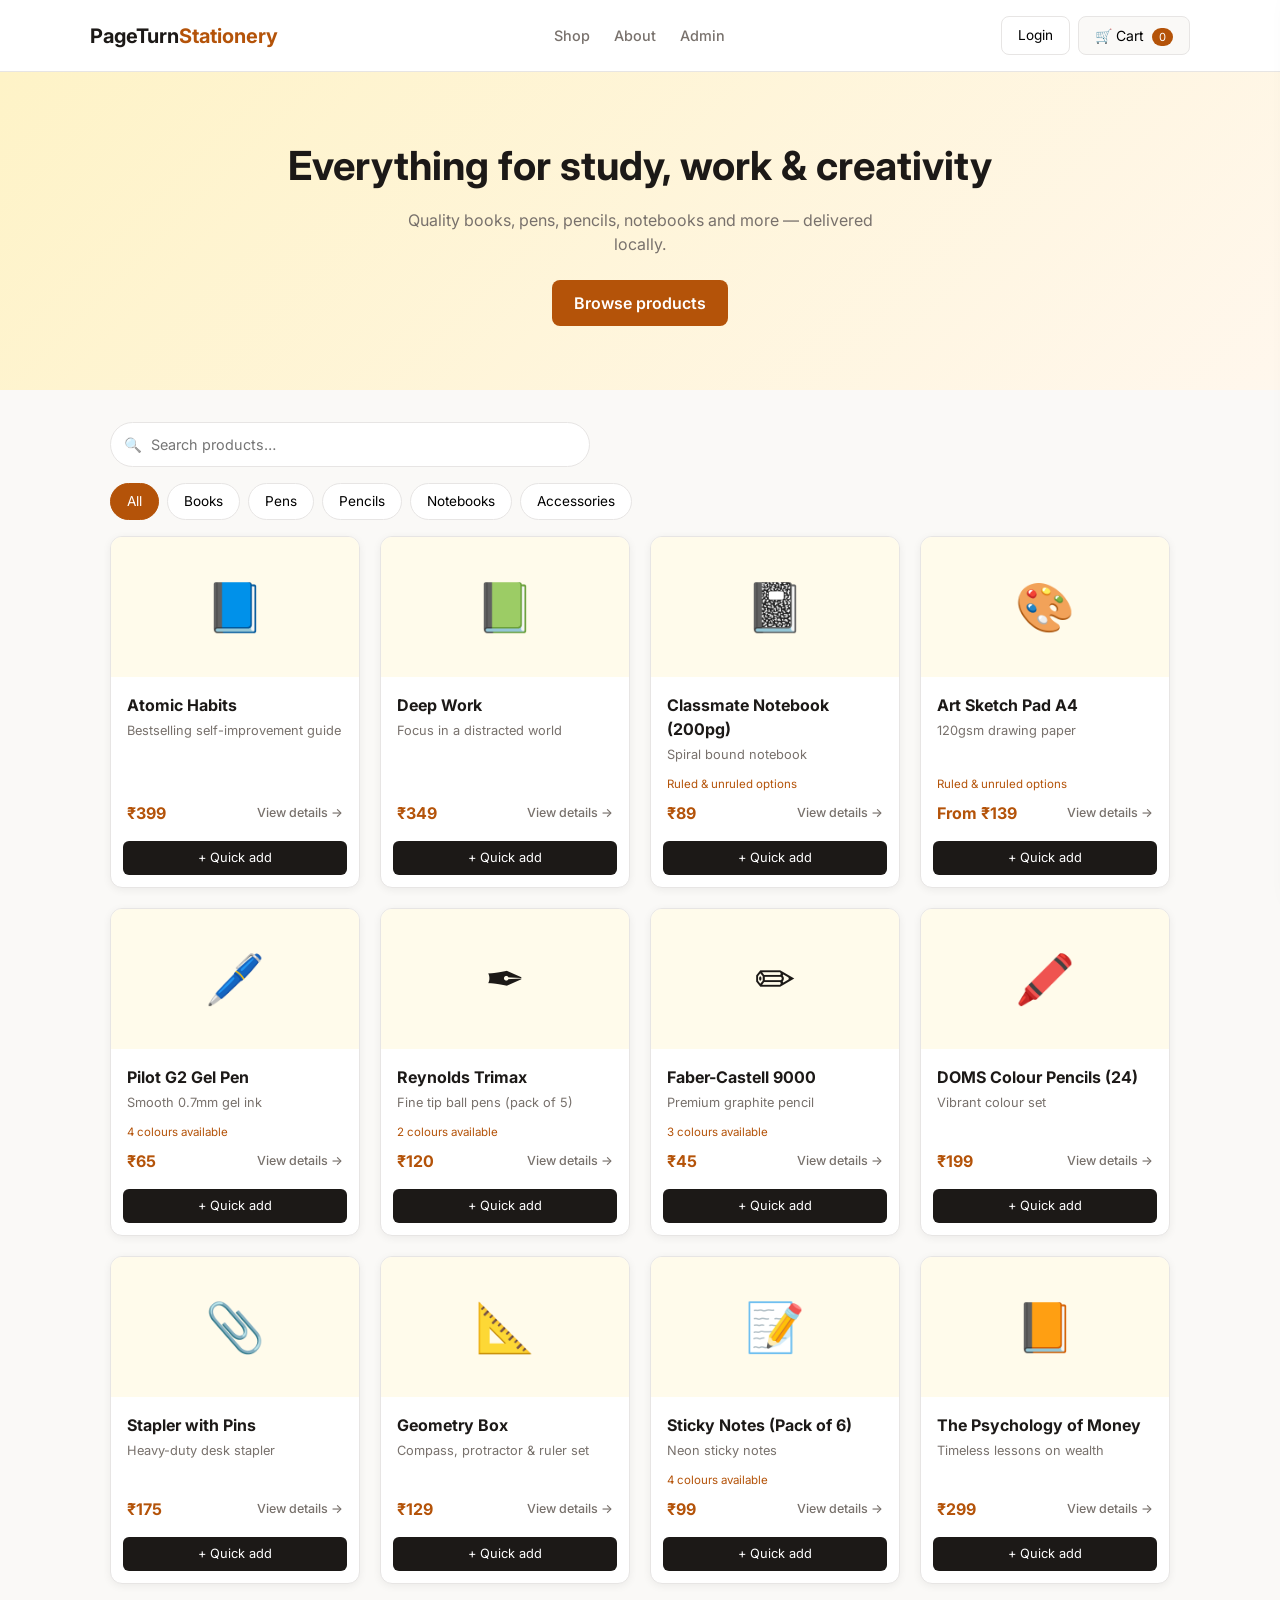
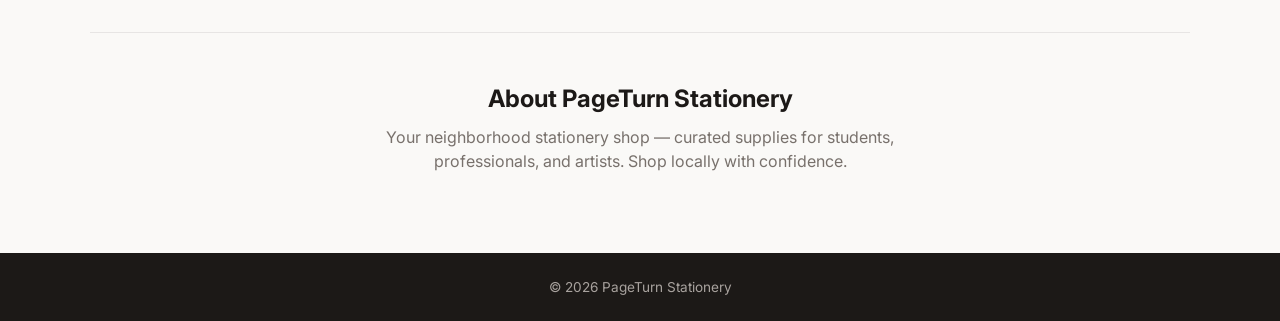
<file: index.html>
<!DOCTYPE html>
<html lang="en">
<head>
  <meta charset="UTF-8">
  <meta name="viewport" content="width=device-width, initial-scale=1.0">
  <title>PageTurn Stationery — Books & Office Supplies</title>
  <link href="https://fonts.googleapis.com/css2?family=Inter:wght@400;500;600;700&display=swap" rel="stylesheet">
  <link rel="stylesheet" href="css/style.css">
</head>
<body>
  <header class="header">
    <div class="container header-row">
      <a href="#" class="logo">PageTurn<span>Stationery</span></a>
      <nav class="nav">
        <a href="#products">Shop</a>
        <a href="#about">About</a>
        <a href="admin.html">Admin</a>
      </nav>
      <div class="header-actions">
        <button class="user-btn" id="user-btn" type="button">Login</button>
        <button class="cart-btn" id="cart-toggle">
          🛒 Cart <span class="cart-count" id="cart-count">0</span>
        </button>
      </div>
    </div>
  </header>

  <section class="hero">
    <div class="container">
      <h1>Everything for study, work & creativity</h1>
      <p>Quality books, pens, pencils, notebooks and more — delivered locally.</p>
      <a href="#products" class="btn-primary">Browse products</a>
    </div>
  </section>

  <section class="shop-toolbar container" id="products">
    <div class="search-wrap">
      <span class="search-icon" aria-hidden="true">🔍</span>
      <input type="search" id="product-search" class="search-input" placeholder="Search products…" autocomplete="off">
      <button type="button" id="search-clear" class="search-clear hidden" aria-label="Clear search">&times;</button>
    </div>
    <div class="filters">
      <button class="filter active" data-cat="all">All</button>
      <button class="filter" data-cat="books">Books</button>
      <button class="filter" data-cat="pens">Pens</button>
      <button class="filter" data-cat="pencils">Pencils</button>
      <button class="filter" data-cat="notebooks">Notebooks</button>
      <button class="filter" data-cat="accessories">Accessories</button>
    </div>
  </section>

  <main class="container product-grid" id="product-grid"></main>

  <section class="about container" id="about">
    <h2>About PageTurn Stationery</h2>
    <p>Your neighborhood stationery shop — curated supplies for students, professionals, and artists. Shop locally with confidence.</p>
  </section>

  <aside class="cart-drawer" id="cart-drawer">
    <div class="cart-header">
      <h2>Your Cart</h2>
      <button id="cart-close" aria-label="Close cart">&times;</button>
    </div>
    <ul class="cart-items" id="cart-items"></ul>
    <div class="cart-footer">
      <div class="cart-total">Total: ₹<span id="cart-total">0</span></div>
      <button class="btn-primary btn-block" id="checkout-btn">Checkout</button>
    </div>
  </aside>
  <div class="overlay" id="overlay"></div>

  <dialog id="login-modal">
    <form id="login-form" class="login-modal-form">
      <h3>Welcome back</h3>
      <p class="login-sub">Sign in with your phone number or email</p>
      <div class="login-tabs">
        <button type="button" class="login-tab active" data-tab="phone">Phone</button>
        <button type="button" class="login-tab" data-tab="email">Email</button>
      </div>
      <label>Name (optional)<input type="text" id="login-name" placeholder="Your name"></label>
      <div id="phone-fields">
        <label>Phone number<input type="tel" id="login-phone" pattern="[0-9]{10}" placeholder="10-digit mobile"></label>
      </div>
      <div id="email-fields" class="hidden">
        <label>Email address<input type="email" id="login-email" placeholder="you@email.com"></label>
      </div>
      <p id="login-error" class="form-error-inline" hidden></p>
      <div class="modal-actions">
        <button type="button" class="btn-secondary" id="login-cancel">Cancel</button>
        <button type="submit" class="btn-primary">Continue</button>
      </div>
    </form>
  </dialog>

  <dialog id="account-modal" class="account-modal">
    <div class="account-panel">
      <div class="account-header">
        <div>
          <h3 id="account-name">Account</h3>
          <p class="account-contact" id="account-contact"></p>
        </div>
        <button type="button" class="modal-close-btn" id="account-close" aria-label="Close">&times;</button>
      </div>
      <section class="purchase-history">
        <h4>Purchase history</h4>
        <p id="purchase-history-empty" class="purchase-empty">No orders yet. Your purchases will appear here after checkout.</p>
        <ul id="purchase-history-list" class="purchase-history-list"></ul>
      </section>
      <div class="account-actions">
        <button type="button" class="btn-secondary" id="logout-btn">Log out</button>
      </div>
    </div>
  </dialog>

  <dialog id="checkout-modal">
    <form id="checkout-form">
      <h3>Complete your order</h3>
      <label>Name<input type="text" id="cust-name" required></label>
      <label>Phone<input type="tel" id="cust-phone" pattern="[0-9]{10}"></label>
      <label>Email<input type="email" id="cust-email"></label>
      <label>Address<textarea id="cust-address" rows="2" required></textarea></label>
      <p class="checkout-hint">Phone or email required for order updates.</p>
      <div class="modal-actions">
        <button type="button" class="btn-secondary" id="checkout-cancel">Cancel</button>
        <button type="submit" class="btn-primary">Place Order</button>
      </div>
    </form>
  </dialog>

  <dialog id="success-modal">
    <div class="success-content">
      <div class="success-icon">✓</div>
      <h3>Order placed!</h3>
      <p id="order-summary"></p>
      <button class="btn-primary" id="success-close">Continue shopping</button>
    </div>
  </dialog>

  <footer class="footer">
    <div class="container">© 2026 PageTurn Stationery</div>
  </footer>

  <script src="js/store.js"></script>
  <script src="js/shop-common.js"></script>
  <script src="js/app.js"></script>
</body>
</html>
</file>
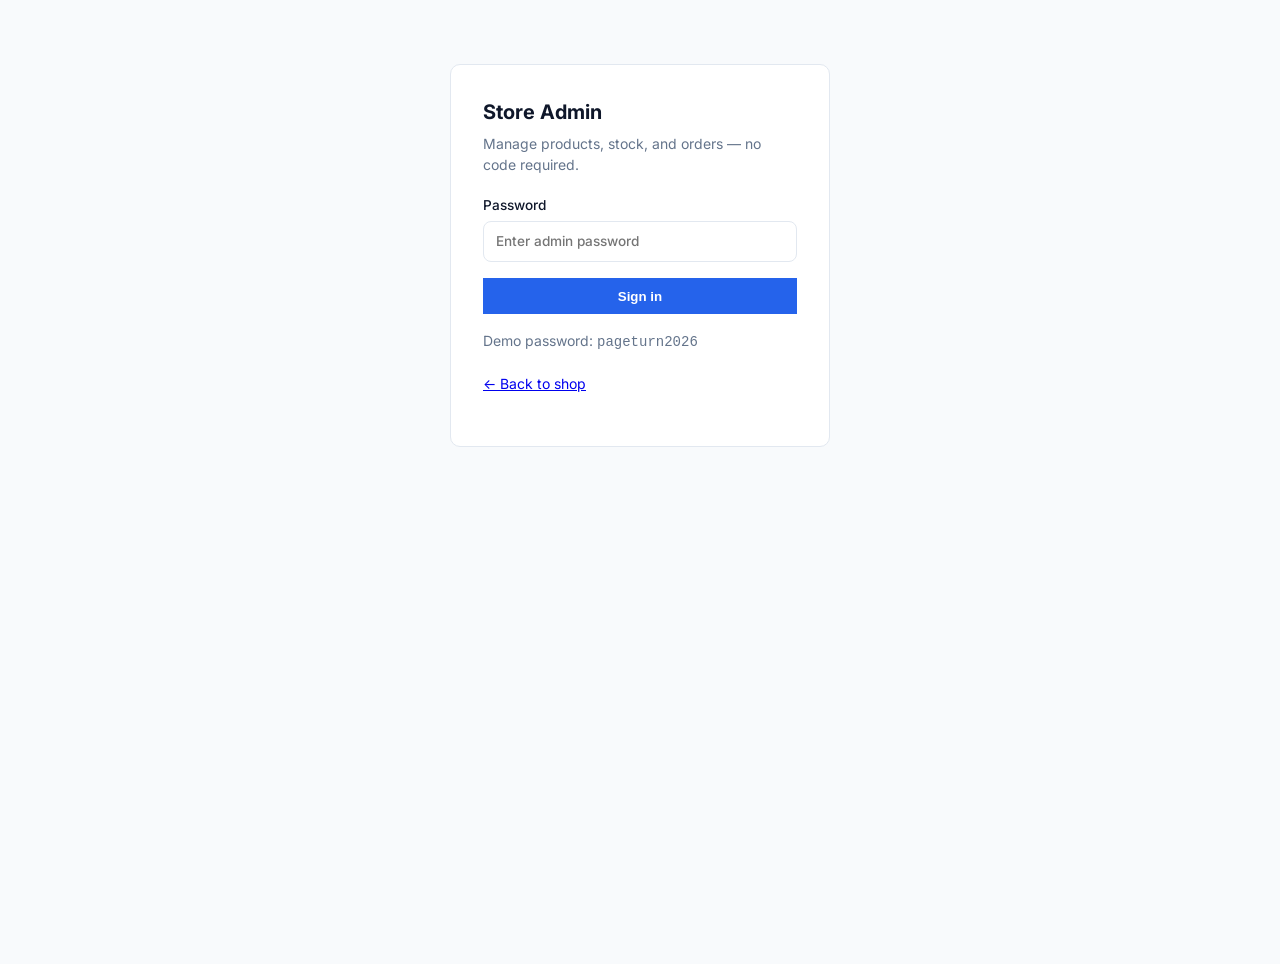
<file: admin.html>
<!DOCTYPE html>
<html lang="en">
<head>
  <meta charset="UTF-8">
  <meta name="viewport" content="width=device-width, initial-scale=1.0">
  <title>Store Admin — PageTurn Stationery</title>
  <link href="https://fonts.googleapis.com/css2?family=Inter:wght@400;500;600;700&display=swap" rel="stylesheet">
  <link rel="stylesheet" href="css/admin.css">
</head>
<body>
  <div id="login-view">
    <div class="login-box">
      <h1>Store Admin</h1>
      <p>Manage products, stock, and orders — no code required.</p>
      <form id="login-form">
        <label>Password<input type="password" id="admin-password" required placeholder="Enter admin password"></label>
        <button type="submit" class="btn-primary" style="width:100%;padding:.65rem">Sign in</button>
      </form>
      <p class="login-hint">Demo password: <code>pageturn2026</code></p>
      <p class="login-hint" style="margin-top:.5rem"><a href="index.html">← Back to shop</a></p>
    </div>
  </div>

  <div id="admin-view" class="hidden">
    <header class="admin-header">
      <div>
        <h1>PageTurn Stationery — Admin</h1>
        <p>Product & inventory management</p>
      </div>
      <div class="admin-nav">
        <a href="index.html" class="btn-outline">View shop</a>
        <button type="button" class="btn-outline" id="logout-btn">Log out</button>
      </div>
    </header>

    <main class="admin-wrap">
      <div class="stats">
        <div class="stat"><span class="stat-val" id="stat-products">0</span><span class="stat-lbl">Products</span></div>
        <div class="stat"><span class="stat-val" id="stat-low">0</span><span class="stat-lbl">Low stock</span></div>
        <div class="stat"><span class="stat-val" id="stat-orders">0</span><span class="stat-lbl">Orders</span></div>
      </div>

      <section class="admin-card">
        <h2 id="product-form-title">Add product</h2>
        <form id="product-form" novalidate>
          <input type="hidden" id="product-id">
          <div class="form-grid">
            <label>Name<input id="p-name" required maxlength="80"></label>
            <label>Category
              <select id="p-category">
                <option value="books">Books</option>
                <option value="pens">Pens</option>
                <option value="pencils">Pencils</option>
                <option value="notebooks">Notebooks</option>
                <option value="accessories">Accessories</option>
              </select>
            </label>
            <label>Price (₹)<input type="number" id="p-price" min="1" required></label>
            <label>Stock<input type="number" id="p-stock" min="0" required></label>
            <label>Emoji (fallback)<input id="p-emoji" maxlength="4" placeholder="📘"></label>
            <label>Active<select id="p-active"><option value="true">Yes</option><option value="false">Hidden</option></select></label>
            <label>Variant type
              <select id="p-variant-type">
                <option value="">None</option>
                <option value="color">Colors</option>
                <option value="ruled">Ruled / Unruled</option>
              </select>
            </label>
          </div>
          <label style="display:block;font-size:.82rem;font-weight:500;margin-bottom:.75rem">
            Product image URL
            <input id="p-image-url" placeholder="https://… or upload below" style="width:100%;margin-top:.35rem;padding:.55rem;border:1px solid #e2e8f0;border-radius:8px;font:inherit">
          </label>
          <label style="display:block;font-size:.82rem;font-weight:500;margin-bottom:1rem">
            Or upload image
            <input type="file" id="p-image-file" accept="image/*" style="margin-top:.35rem;font:inherit">
            <small style="color:#64748b">Shows emoji if no image or if image fails to load.</small>
          </label>
          <div id="image-preview-wrap" class="hidden" style="margin-bottom:1rem">
            <img id="image-preview" alt="Preview" style="max-width:120px;max-height:120px;border-radius:8px;border:1px solid #e2e8f0">
          </div>
          <div id="variants-section" class="hidden" style="margin-bottom:1rem">
            <h3 style="font-size:.9rem;margin-bottom:.5rem">Variants</h3>
            <div id="variants-list"></div>
            <button type="button" class="btn-outline btn-sm" id="add-variant" style="margin-top:.5rem">+ Add variant</button>
          </div>
          <label style="display:block;font-size:.82rem;font-weight:500;margin-bottom:1rem">Description<textarea id="p-desc" rows="2" style="width:100%;margin-top:.35rem;padding:.55rem;border:1px solid #e2e8f0;border-radius:8px;font:inherit"></textarea></label>
          <div class="form-actions">
            <button type="submit" class="btn-primary" id="save-product-btn">Save product</button>
            <button type="button" class="btn-outline hidden" id="cancel-edit">Cancel edit</button>
          </div>
          <p id="form-status" class="form-status hidden"></p>
        </form>
      </section>

      <section class="admin-card">
        <h2>Inventory</h2>
        <div class="table-wrap">
          <table>
            <thead><tr><th>Product</th><th>Category</th><th>Price</th><th>Stock</th><th>Status</th><th></th></tr></thead>
            <tbody id="products-table"></tbody>
          </table>
        </div>
      </section>

      <section class="admin-card">
        <h2>Customer orders</h2>
        <div class="table-wrap">
          <table>
            <thead><tr><th>Date</th><th>Customer</th><th>Items</th><th>Total</th><th>Status</th><th></th></tr></thead>
            <tbody id="orders-table"></tbody>
          </table>
        </div>
      </section>
    </main>
  </div>

  <script src="js/store.js"></script>
  <script src="js/admin.js"></script>
</body>
</html>
</file>
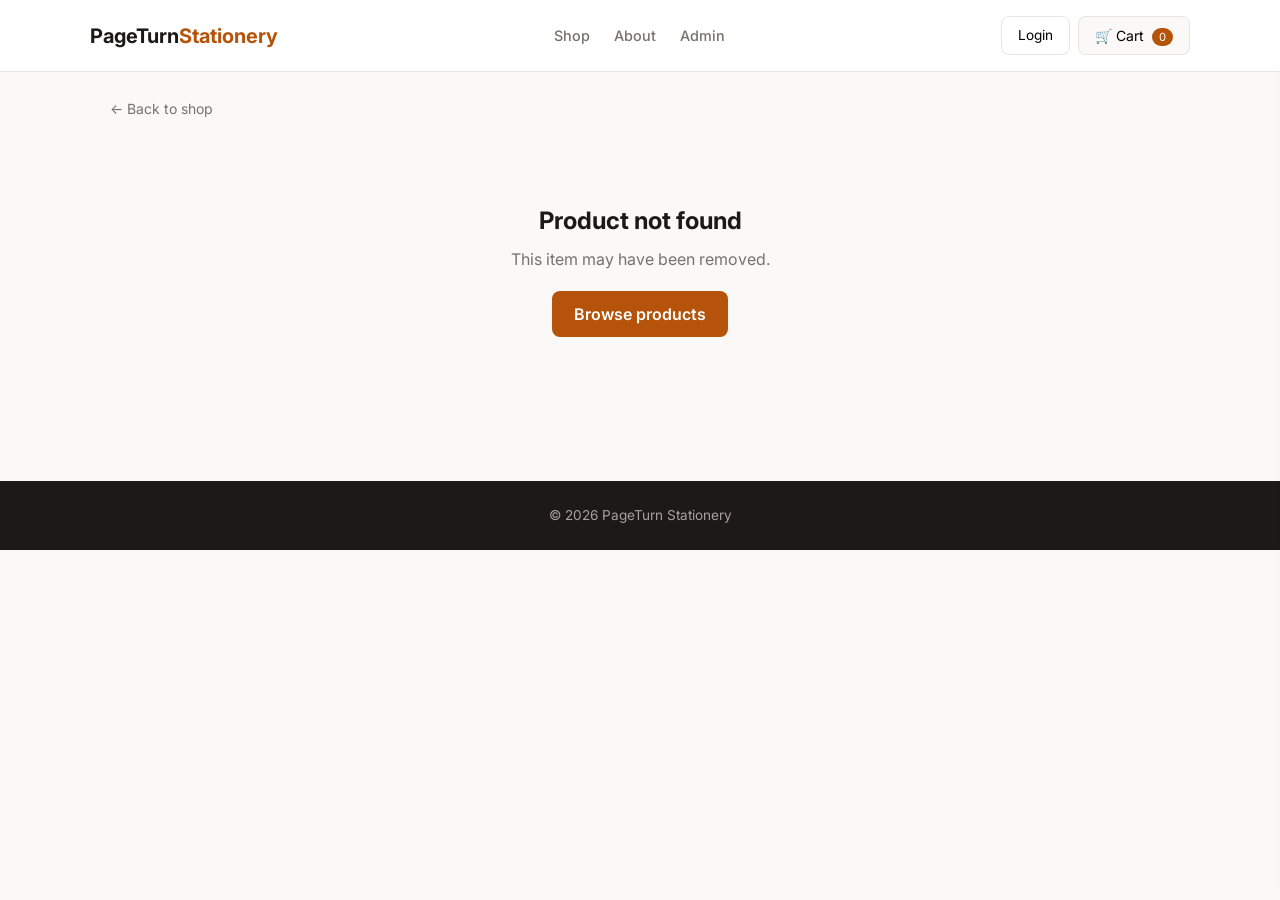
<file: product.html>
<!DOCTYPE html>
<html lang="en">
<head>
  <meta charset="UTF-8">
  <meta name="viewport" content="width=device-width, initial-scale=1.0">
  <title>Product — PageTurn Stationery</title>
  <link href="https://fonts.googleapis.com/css2?family=Inter:wght@400;500;600;700&display=swap" rel="stylesheet">
  <link rel="stylesheet" href="css/style.css">
</head>
<body>
  <header class="header">
    <div class="container header-row">
      <a href="index.html" class="logo">PageTurn<span>Stationery</span></a>
      <nav class="nav">
        <a href="index.html#products">Shop</a>
        <a href="index.html#about">About</a>
        <a href="admin.html">Admin</a>
      </nav>
      <div class="header-actions">
        <button class="user-btn" id="user-btn" type="button">Login</button>
        <button class="cart-btn" id="cart-toggle">
          🛒 Cart <span class="cart-count" id="cart-count">0</span>
        </button>
      </div>
    </div>
  </header>

  <main class="container product-detail-page" id="product-page">
    <a href="index.html#products" class="back-link">← Back to shop</a>
    <div id="product-content"></div>
    <div id="product-not-found" class="product-not-found hidden">
      <h2>Product not found</h2>
      <p>This item may have been removed.</p>
      <a href="index.html#products" class="btn-primary">Browse products</a>
    </div>
  </main>

  <aside class="cart-drawer" id="cart-drawer">
    <div class="cart-header">
      <h2>Your Cart</h2>
      <button id="cart-close" aria-label="Close cart">&times;</button>
    </div>
    <ul class="cart-items" id="cart-items"></ul>
    <div class="cart-footer">
      <div class="cart-total">Total: ₹<span id="cart-total">0</span></div>
      <button class="btn-primary btn-block" id="checkout-btn">Checkout</button>
    </div>
  </aside>
  <div class="overlay" id="overlay"></div>

  <dialog id="login-modal">
    <form id="login-form" class="login-modal-form">
      <h3>Welcome back</h3>
      <p class="login-sub">Sign in with your phone number or email</p>
      <div class="login-tabs">
        <button type="button" class="login-tab active" data-tab="phone">Phone</button>
        <button type="button" class="login-tab" data-tab="email">Email</button>
      </div>
      <label>Name (optional)<input type="text" id="login-name" placeholder="Your name"></label>
      <div id="phone-fields">
        <label>Phone number<input type="tel" id="login-phone" pattern="[0-9]{10}" placeholder="10-digit mobile"></label>
      </div>
      <div id="email-fields" class="hidden">
        <label>Email address<input type="email" id="login-email" placeholder="you@email.com"></label>
      </div>
      <p id="login-error" class="form-error-inline" hidden></p>
      <div class="modal-actions">
        <button type="button" class="btn-secondary" id="login-cancel">Cancel</button>
        <button type="submit" class="btn-primary">Continue</button>
      </div>
    </form>
  </dialog>

  <dialog id="account-modal" class="account-modal">
    <div class="account-panel">
      <div class="account-header">
        <div>
          <h3 id="account-name">Account</h3>
          <p class="account-contact" id="account-contact"></p>
        </div>
        <button type="button" class="modal-close-btn" id="account-close" aria-label="Close">&times;</button>
      </div>
      <section class="purchase-history">
        <h4>Purchase history</h4>
        <p id="purchase-history-empty" class="purchase-empty">No orders yet. Your purchases will appear here after checkout.</p>
        <ul id="purchase-history-list" class="purchase-history-list"></ul>
      </section>
      <div class="account-actions">
        <button type="button" class="btn-secondary" id="logout-btn">Log out</button>
      </div>
    </div>
  </dialog>

  <dialog id="checkout-modal">
    <form id="checkout-form">
      <h3>Complete your order</h3>
      <label>Name<input type="text" id="cust-name" required></label>
      <label>Phone<input type="tel" id="cust-phone" pattern="[0-9]{10}"></label>
      <label>Email<input type="email" id="cust-email"></label>
      <label>Address<textarea id="cust-address" rows="2" required></textarea></label>
      <p class="checkout-hint">Phone or email required for order updates.</p>
      <div class="modal-actions">
        <button type="button" class="btn-secondary" id="checkout-cancel">Cancel</button>
        <button type="submit" class="btn-primary">Place Order</button>
      </div>
    </form>
  </dialog>

  <dialog id="success-modal">
    <div class="success-content">
      <div class="success-icon">✓</div>
      <h3>Order placed!</h3>
      <p id="order-summary"></p>
      <button class="btn-primary" id="success-close">Continue shopping</button>
    </div>
  </dialog>

  <footer class="footer">
    <div class="container">© 2026 PageTurn Stationery</div>
  </footer>

  <script src="js/store.js"></script>
  <script src="js/shop-common.js"></script>
  <script src="js/product.js"></script>
</body>
</html>
</file>
<file: css/style.css>
*, *::before, *::after { box-sizing: border-box; margin: 0; padding: 0; }
:root {
  --bg: #faf9f7; --surface: #fff; --text: #1c1917; --muted: #78716c;
  --accent: #b45309; --accent-dark: #92400e; --border: #e7e5e4;
  --radius: 12px; --shadow: 0 2px 8px rgba(0,0,0,.06);
}
body { font-family: 'Inter', system-ui, sans-serif; background: var(--bg); color: var(--text); line-height: 1.5; }
.container { max-width: 1100px; margin: 0 auto; padding: 0 1.25rem; }

.header { background: var(--surface); border-bottom: 1px solid var(--border); position: sticky; top: 0; z-index: 50; }
.header-row { display: flex; align-items: center; justify-content: space-between; padding: 1rem 0; gap: 1rem; }
.header-actions { display: flex; align-items: center; gap: .5rem; }
.user-btn { background: var(--surface); border: 1px solid var(--border); padding: .5rem 1rem; border-radius: 8px; cursor: pointer; font: inherit; font-size: .85rem; max-width: 140px; overflow: hidden; text-overflow: ellipsis; white-space: nowrap; }
.user-btn:hover { border-color: var(--accent); color: var(--accent); }
.logo { font-size: 1.25rem; font-weight: 700; color: var(--text); text-decoration: none; }
.logo span { color: var(--accent); }
.nav { display: flex; gap: 1.5rem; }
.nav a { color: var(--muted); text-decoration: none; font-size: .9rem; font-weight: 500; }
.nav a:hover { color: var(--accent); }

.cart-btn { background: var(--bg); border: 1px solid var(--border); padding: .5rem 1rem; border-radius: 8px; cursor: pointer; font: inherit; font-size: .875rem; }
.cart-count { background: var(--accent); color: #fff; font-size: .7rem; padding: .1rem .45rem; border-radius: 999px; margin-left: .25rem; }

.hero { background: linear-gradient(135deg, #fef3c7 0%, #fff7ed 100%); padding: 4rem 0; text-align: center; }
.hero h1 { font-size: clamp(1.75rem, 4vw, 2.5rem); margin-bottom: .75rem; }
.hero p { color: var(--muted); max-width: 480px; margin: 0 auto 1.5rem; }

.btn-primary { background: var(--accent); color: #fff; border: none; padding: .7rem 1.4rem; border-radius: 8px; font: inherit; font-weight: 600; cursor: pointer; text-decoration: none; display: inline-block; }
.btn-primary:hover { background: var(--accent-dark); }
.btn-secondary { background: var(--bg); border: 1px solid var(--border); padding: .6rem 1.2rem; border-radius: 8px; font: inherit; cursor: pointer; }
.btn-block { width: 100%; margin-top: .75rem; }

.filters { display: flex; flex-wrap: wrap; gap: .5rem; }
.shop-toolbar { padding: 2rem 1.25rem 1rem; }
.search-wrap {
  position: relative; display: flex; align-items: center; margin-bottom: 1rem; max-width: 480px;
}
.search-icon { position: absolute; left: .85rem; font-size: .9rem; pointer-events: none; opacity: .6; }
.search-input {
  width: 100%; padding: .65rem 2.25rem .65rem 2.5rem;
  border: 1px solid var(--border); border-radius: 999px;
  font: inherit; font-size: .9rem; background: var(--surface);
}
.search-input:focus { outline: 2px solid var(--accent); outline-offset: 0; }
.search-clear {
  position: absolute; right: .5rem; background: none; border: none;
  font-size: 1.25rem; color: var(--muted); cursor: pointer; line-height: 1; padding: .25rem .4rem;
}
.search-clear:hover { color: var(--text); }

.filter { background: var(--surface); border: 1px solid var(--border); padding: .45rem 1rem; border-radius: 999px; font: inherit; font-size: .85rem; cursor: pointer; }
.filter.active, .filter:hover { background: var(--accent); color: #fff; border-color: var(--accent); }

.product-grid { display: grid; grid-template-columns: repeat(auto-fill, minmax(240px, 1fr)); gap: 1.25rem; padding-bottom: 3rem; }
.product-card {
  background: var(--surface); border: 1px solid var(--border); border-radius: var(--radius);
  overflow: hidden; box-shadow: var(--shadow); display: flex; flex-direction: column;
  transition: box-shadow .2s, transform .2s;
}
.product-card:hover { box-shadow: 0 8px 24px rgba(0,0,0,.08); transform: translateY(-2px); }
.product-card-link { text-decoration: none; color: inherit; flex: 1; display: flex; flex-direction: column; cursor: pointer; }
.product-card-link:hover h3 { color: var(--accent); }
.variant-hint { font-size: .72rem !important; color: var(--accent) !important; margin-bottom: .5rem !important; flex: 0 !important; }
.view-link { font-size: .78rem; color: var(--muted); font-weight: 500; }
.product-card-link:hover .view-link { color: var(--accent); }
.quick-add {
  margin: 0 .75rem .75rem; width: calc(100% - 1.5rem);
  background: var(--text); color: #fff; border: none; padding: .5rem;
  border-radius: 8px; font: inherit; font-size: .8rem; cursor: pointer;
}
.quick-add:hover:not(:disabled) { background: var(--accent); }
.quick-add:disabled { opacity: .5; cursor: not-allowed; }
.product-img { font-size: 3rem; text-align: center; padding: 1.5rem; background: #fffbeb; min-height: 140px; display: flex; align-items: center; justify-content: center; }
.product-img-photo { padding: 0; position: relative; overflow: hidden; }
.product-img-photo img { width: 100%; height: 140px; object-fit: cover; display: block; }
.product-img-fallback { display: none; font-size: 3rem; width: 100%; height: 140px; align-items: center; justify-content: center; background: #fffbeb; }

.variant-group { margin-bottom: .75rem; }
.variant-ruled { display: flex; gap: .4rem; flex-wrap: wrap; }
.variant-btn {
  padding: .35rem .75rem; border: 1px solid var(--border); background: var(--bg);
  border-radius: 999px; font: inherit; font-size: .75rem; cursor: pointer; transition: .15s;
}
.variant-btn.active, .variant-btn:hover { background: var(--accent); color: #fff; border-color: var(--accent); }

.variant-colors { display: flex; align-items: center; gap: .45rem; flex-wrap: wrap; }
.color-swatch {
  width: 26px; height: 26px; border-radius: 50%; border: 2px solid var(--border);
  background: var(--swatch); cursor: pointer; padding: 0; transition: transform .15s, box-shadow .15s;
}
.color-swatch.active { transform: scale(1.12); box-shadow: 0 0 0 2px var(--surface), 0 0 0 4px var(--accent); }
.variant-label { font-size: .75rem; color: var(--muted); margin-left: .25rem; }

.empty-grid, .empty-cart { color: var(--muted); text-align: center; padding: 2rem; grid-column: 1 / -1; list-style: none; }
.product-body { padding: 1rem; flex: 1; display: flex; flex-direction: column; }
.product-body h3 { font-size: 1rem; margin-bottom: .25rem; }
.product-body p { font-size: .8rem; color: var(--muted); flex: 1; margin-bottom: .75rem; }
.product-footer { display: flex; align-items: center; justify-content: space-between; }
.price { font-weight: 700; color: var(--accent); }
.add-cart { background: var(--text); color: #fff; border: none; padding: .45rem .85rem; border-radius: 6px; font-size: .8rem; cursor: pointer; }
.add-cart:hover { background: var(--accent); }

.about { padding: 3rem 1.25rem; text-align: center; border-top: 1px solid var(--border); }
.about h2 { margin-bottom: .5rem; }
.about p { color: var(--muted); max-width: 560px; margin: 0 auto; }

.cart-drawer { position: fixed; top: 0; right: -400px; width: min(380px, 100vw); height: 100vh; background: var(--surface); box-shadow: -4px 0 24px rgba(0,0,0,.1); z-index: 100; transition: right .3s; display: flex; flex-direction: column; }
.cart-drawer.open { right: 0; }
.cart-header { display: flex; justify-content: space-between; align-items: center; padding: 1.25rem; border-bottom: 1px solid var(--border); }
.cart-header button { background: none; border: none; font-size: 1.5rem; cursor: pointer; color: var(--muted); }
.cart-items { flex: 1; overflow-y: auto; list-style: none; padding: 1rem; }
.cart-item { display: flex; gap: .75rem; padding: .75rem 0; border-bottom: 1px solid var(--border); font-size: .875rem; }
.cart-item-info { flex: 1; }
.cart-item-qty { display: flex; align-items: center; gap: .4rem; }
.cart-item-qty button { width: 24px; height: 24px; border: 1px solid var(--border); background: var(--bg); border-radius: 4px; cursor: pointer; }
.cart-footer { padding: 1.25rem; border-top: 1px solid var(--border); }
.cart-total { font-size: 1.1rem; font-weight: 700; }

.overlay { position: fixed; inset: 0; background: rgba(0,0,0,.3); z-index: 90; opacity: 0; pointer-events: none; transition: opacity .3s; }
.overlay.show { opacity: 1; pointer-events: auto; }

dialog { border: none; border-radius: var(--radius); padding: 0; max-width: 420px; width: 90vw; }
dialog::backdrop { background: rgba(0,0,0,.4); }
#checkout-form { padding: 1.5rem; display: flex; flex-direction: column; gap: 1rem; }
#checkout-form label { display: flex; flex-direction: column; gap: .3rem; font-size: .85rem; font-weight: 500; }
#checkout-form input, #checkout-form textarea { padding: .6rem; border: 1px solid var(--border); border-radius: 8px; font: inherit; }
.modal-actions { display: flex; justify-content: flex-end; gap: .5rem; }

.success-content { padding: 2rem; text-align: center; }
.success-icon { width: 56px; height: 56px; background: #dcfce7; color: #166534; border-radius: 50%; display: flex; align-items: center; justify-content: center; font-size: 1.5rem; margin: 0 auto 1rem; }

.login-modal-form { padding: 1.5rem; }
.login-modal-form h3 { margin-bottom: .25rem; }
.login-sub { color: var(--muted); font-size: .875rem; margin-bottom: 1rem; }
.login-tabs { display: flex; gap: .5rem; margin-bottom: 1rem; }
.login-tab {
  flex: 1; padding: .5rem; border: 1px solid var(--border); background: var(--bg);
  border-radius: 8px; font: inherit; font-size: .85rem; cursor: pointer;
}
.login-tab.active { background: var(--accent); color: #fff; border-color: var(--accent); }
.login-modal-form label { display: flex; flex-direction: column; gap: .3rem; font-size: .85rem; font-weight: 500; margin-bottom: .85rem; }
.login-modal-form input { padding: .6rem; border: 1px solid var(--border); border-radius: 8px; font: inherit; }
.form-error-inline { color: #dc2626; font-size: .82rem; margin-bottom: .75rem; }
.checkout-hint { font-size: .78rem; color: var(--muted); margin-top: -.5rem; }
.hidden { display: none !important; }

.account-modal { max-width: 480px; }
.account-panel { padding: 1.5rem; }
.account-header { display: flex; justify-content: space-between; align-items: flex-start; gap: 1rem; margin-bottom: 1.25rem; }
.account-header h3 { margin-bottom: .25rem; }
.account-contact { font-size: .85rem; color: var(--muted); }
.modal-close-btn { background: none; border: none; font-size: 1.5rem; line-height: 1; cursor: pointer; color: var(--muted); padding: 0; }
.modal-close-btn:hover { color: var(--text); }

.purchase-history h4 { font-size: .95rem; margin-bottom: .75rem; }
.purchase-empty { font-size: .85rem; color: var(--muted); text-align: center; padding: 1.5rem 0; }
.purchase-history-list { list-style: none; max-height: 320px; overflow-y: auto; display: flex; flex-direction: column; gap: .75rem; }
.purchase-item {
  border: 1px solid var(--border); border-radius: 10px; padding: .85rem 1rem; background: var(--bg);
}
.purchase-item-head { display: flex; justify-content: space-between; align-items: center; gap: .5rem; margin-bottom: .4rem; }
.purchase-item-head time { font-size: .78rem; color: var(--muted); }
.purchase-status {
  font-size: .7rem; font-weight: 600; text-transform: uppercase; letter-spacing: .03em;
  padding: .2rem .5rem; border-radius: 999px; background: #e7e5e4; color: #57534e;
}
.purchase-status.status-confirmed { background: #dbeafe; color: #1d4ed8; }
.purchase-status.status-shipped { background: #fef3c7; color: #b45309; }
.purchase-status.status-delivered { background: #dcfce7; color: #166534; }
.purchase-status.status-cancelled { background: #fee2e2; color: #b91c1c; }
.purchase-items { font-size: .82rem; color: var(--text); margin-bottom: .35rem; line-height: 1.45; }
.purchase-total { font-size: .85rem; font-weight: 600; color: var(--accent); }
.account-actions { margin-top: 1.25rem; padding-top: 1rem; border-top: 1px solid var(--border); }

/* Product detail page */
.product-detail-page { padding: 1.5rem 1.25rem 3rem; }
.back-link { display: inline-block; color: var(--muted); text-decoration: none; font-size: .875rem; margin-bottom: 1.25rem; }
.back-link:hover { color: var(--accent); }

.product-detail {
  display: grid; grid-template-columns: 1fr 1fr; gap: 2.5rem;
  background: var(--surface); border: 1px solid var(--border); border-radius: var(--radius);
  padding: 2rem; box-shadow: var(--shadow);
}
@media (max-width: 768px) { .product-detail { grid-template-columns: 1fr; padding: 1.25rem; } }

.detail-image {
  font-size: 6rem; text-align: center; background: #fffbeb; border-radius: var(--radius);
  min-height: 320px; display: flex; align-items: center; justify-content: center;
}
.detail-image-photo { padding: 0; overflow: hidden; }
.detail-image-photo img { width: 100%; height: 100%; min-height: 320px; object-fit: cover; display: block; }
.detail-image-fallback { display: none; font-size: 6rem; width: 100%; min-height: 320px; align-items: center; justify-content: center; }

.detail-category {
  display: inline-block; font-size: .75rem; font-weight: 600; text-transform: uppercase;
  letter-spacing: .04em; color: var(--accent); margin-bottom: .5rem;
}
.detail-info h1 { font-size: clamp(1.5rem, 3vw, 2rem); margin-bottom: .75rem; line-height: 1.25; }
.detail-desc { color: var(--muted); font-size: 1rem; margin-bottom: 1.5rem; line-height: 1.6; }

.detail-option { margin-bottom: 1.5rem; }
.detail-option h3 { font-size: .9rem; font-weight: 600; margin-bottom: .65rem; }
.detail-option .variant-btn { font-size: .85rem; padding: .5rem 1rem; }
.detail-swatch { width: 36px; height: 36px; }
.variant-price-list { list-style: none; margin-top: .65rem; font-size: .8rem; color: var(--muted); }
.variant-price-list li { padding: .2rem 0; }

.detail-meta { margin-bottom: 1.5rem; padding-top: 1rem; border-top: 1px solid var(--border); }
.detail-price { font-size: 1.75rem; font-weight: 700; color: var(--accent); margin-bottom: .35rem; }
.detail-stock { font-size: .875rem; color: var(--muted); }
.detail-stock.out { color: #dc2626; font-weight: 600; }

.detail-actions { display: flex; flex-wrap: wrap; gap: .75rem; align-items: center; }
.btn-lg { padding: .85rem 1.75rem; font-size: 1rem; border-radius: 10px; }
.detail-actions .btn-secondary { text-decoration: none; display: inline-block; text-align: center; }

.product-not-found { text-align: center; padding: 4rem 1rem; }
.product-not-found h2 { margin-bottom: .5rem; }
.product-not-found p { color: var(--muted); margin-bottom: 1.25rem; }

.footer { background: var(--text); color: #a8a29e; text-align: center; padding: 1.5rem; font-size: .85rem; margin-top: 2rem; }

@media (max-width: 600px) { .nav { display: none; } }
</file>
<file: css/admin.css>
*, *::before, *::after { box-sizing: border-box; margin: 0; padding: 0; }
:root {
  --bg: #f8fafc; --surface: #fff; --border: #e2e8f0; --text: #0f172a;
  --muted: #64748b; --accent: #2563eb; --accent-dark: #1d4ed8;
  --green: #16a34a; --red: #dc2626; --radius: 10px;
}
body { font-family: 'Inter', system-ui, sans-serif; background: var(--bg); color: var(--text); line-height: 1.5; min-height: 100vh; }

.admin-header {
  background: var(--surface); border-bottom: 1px solid var(--border);
  padding: 1rem 1.5rem; display: flex; align-items: center; justify-content: space-between; flex-wrap: wrap; gap: .75rem;
}
.admin-header h1 { font-size: 1.15rem; }
.admin-header p { font-size: .8rem; color: var(--muted); }
.admin-nav { display: flex; gap: .5rem; flex-wrap: wrap; }
.admin-nav a, .admin-nav button {
  padding: .45rem .85rem; border-radius: 8px; font: inherit; font-size: .85rem; text-decoration: none; cursor: pointer;
}
.btn-outline { background: var(--surface); border: 1px solid var(--border); color: var(--text); }
.btn-primary { background: var(--accent); border: none; color: #fff; font-weight: 600; }
.btn-primary:hover { background: var(--accent-dark); }
#save-product-btn {
  padding: .72rem 1.35rem;
  font-size: .92rem;
  border-radius: 12px;
}
.btn-danger { background: #fef2f2; border: 1px solid #fecaca; color: var(--red); }
.btn-sm { padding: .3rem .6rem; font-size: .78rem; }

.admin-wrap { max-width: 1100px; margin: 0 auto; padding: 1.5rem; }
.admin-card {
  background: var(--surface); border: 1px solid var(--border); border-radius: var(--radius);
  padding: 1.25rem; margin-bottom: 1.25rem;
}
.admin-card h2 { font-size: 1rem; margin-bottom: 1rem; }
.admin-note { font-size: .82rem; color: var(--muted); background: #eff6ff; border: 1px solid #bfdbfe; border-radius: 8px; padding: .75rem 1rem; margin-bottom: 1.25rem; }

.login-box { max-width: 380px; margin: 4rem auto; padding: 2rem; background: var(--surface); border: 1px solid var(--border); border-radius: var(--radius); }
.login-box h1 { font-size: 1.25rem; margin-bottom: .35rem; }
.login-box p { color: var(--muted); font-size: .875rem; margin-bottom: 1.25rem; }
.login-box label { display: block; font-size: .85rem; font-weight: 500; margin-bottom: 1rem; }
.login-box input { width: 100%; padding: .6rem .75rem; border: 1px solid var(--border); border-radius: 8px; font: inherit; margin-top: .35rem; }
.login-hint { font-size: .75rem; color: var(--muted); margin-top: 1rem; }

.stats { display: grid; grid-template-columns: repeat(auto-fit, minmax(140px, 1fr)); gap: 1rem; margin-bottom: 1.25rem; }
.stat { background: var(--surface); border: 1px solid var(--border); border-radius: var(--radius); padding: 1rem; text-align: center; }
.stat-val { font-size: 1.5rem; font-weight: 700; color: var(--accent); }
.stat-lbl { font-size: .75rem; color: var(--muted); text-transform: uppercase; letter-spacing: .04em; }

table { width: 100%; border-collapse: collapse; font-size: .85rem; }
th, td { padding: .65rem .5rem; text-align: left; border-bottom: 1px solid var(--border); vertical-align: middle; }
th { color: var(--muted); font-size: .72rem; text-transform: uppercase; font-weight: 600; }
.table-wrap { overflow-x: auto; }

.form-grid { display: grid; grid-template-columns: repeat(auto-fit, minmax(180px, 1fr)); gap: .75rem; margin-bottom: 1rem; }
.form-grid label { display: flex; flex-direction: column; gap: .25rem; font-size: .82rem; font-weight: 500; }
.form-grid input, .form-grid select, .form-grid textarea {
  padding: .55rem .65rem; border: 1px solid var(--border); border-radius: 8px; font: inherit; font-weight: 400;
}
.form-actions { display: flex; gap: .5rem; flex-wrap: wrap; }

.badge { font-size: .7rem; font-weight: 600; padding: .15rem .45rem; border-radius: 999px; }
.badge-new { background: #dbeafe; color: #1d4ed8; }
.badge-done { background: #dcfce7; color: #166534; }
.badge-low { background: #fef3c7; color: #92400e; }
.badge-off { background: #f1f5f9; color: #64748b; }

.form-status { font-size: .85rem; margin-top: .75rem; padding: .6rem .75rem; border-radius: 8px; }
.form-status.ok { background: #dcfce7; color: #166534; }
.form-status.err { background: #fef2f2; color: #dc2626; }

.hidden { display: none !important; }

@media (max-width: 640px) { .admin-wrap { padding: 1rem; } th, td { font-size: .78rem; } }
</file>
